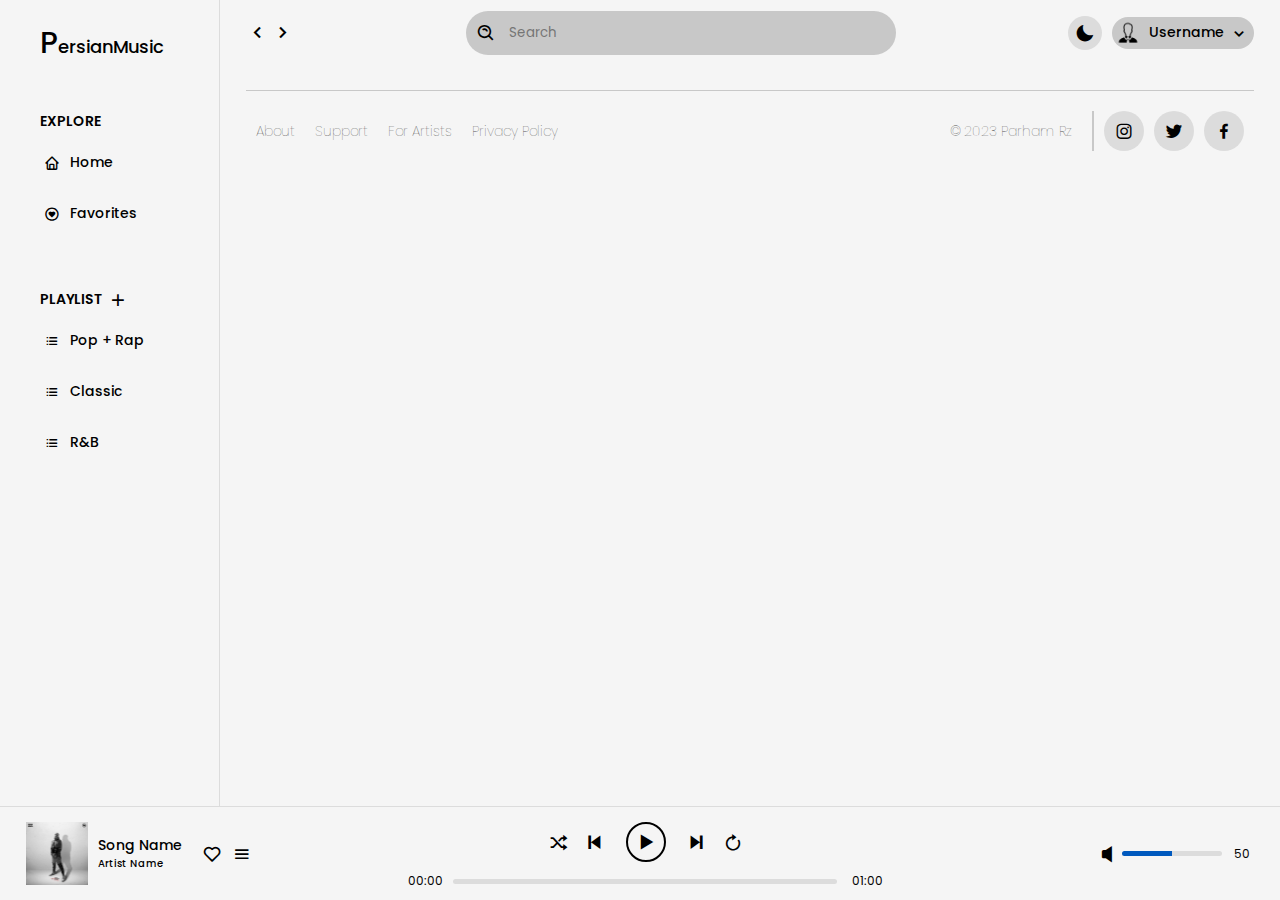
<file: PersianMusic/pages/default/index.html>
<!DOCTYPE html>
<html lang="en">
<head>
    <meta charset="UTF-8">
    <meta http-equiv="X-UA-Compatible" content="IE=edge">
    <meta name="viewport" content="width=device-width, initial-scale=1.0">
    <title>Music Player</title>
    <link rel="stylesheet" href="../../style/main style.css">
    <link href='https://unpkg.com/boxicons@2.1.4/css/boxicons.min.css' rel='stylesheet'>
</head>
<body>
    <section class="left-side left-side1" id="left-side1">
        <button class="left-arrow"><i class='bx bx-menu' ></i></button>
        <p class="logo"><span>P</span>ersianMusic</p>
        <div class="menu">
            <p class="menu-top bold">EXPLORE</p>
            <a href="http://127.0.0.1:5500/pages/home/index.html"><div class="menu-sub">
                <div class="line"></div>
                <i class='bx bx-home'></i>
                <p>Home</p>
            </div></a>
            <a href=""><div class="menu-sub">
                <div class="line"></div> 
                <i class='bx bx-heart-circle' ></i>
                <p>Favorites</p>
            </div></a>
        </div>

        <div class="menu playlist-menu">
            <div class="playlist">
                <p class="menu-top bold">PLAYLIST</p>
                <button class="add_btn"><i class='bx bx-plus'></i></button>
            </div>
            <a href=""><div class="menu-sub playlist-menu-sub">
                <div class="line"></div> 
                <i class='bx bx-list-ul' ></i>
                <p>Pop&nbsp;+&nbsp;Rap</p>
            </div></a>
            <a href=""><div class="menu-sub playlist-menu-sub">
                <div class="line"></div>
                <i class='bx bx-list-ul' ></i>
                <p>Classic</p>
            </div></a>
            <a href=""><div class="menu-sub playlist-menu-sub">
                <div class="line"></div>
                <i class='bx bx-list-ul' ></i>
                <p>R&B</p>
            </div></a>
        </div>
    </section>

    <section class="left-side left-side2" id="left-side2">
        <button class="left-arrow"><i class='bx bx-menu' ></i></button>
        <div class="menu">
            <a href="http://127.0.0.1:5500/pages/home/index.html"><div class="menu-sub">
                <i class='bx bx-home'></i>
                <p>Home</p>
            </div></a>
            <a href="http://127.0.0.1:5500/pages/Search/index.html"><div class="menu-sub">
                <i class='bx bx-search-alt' ></i>
                <p>Search</p>
            </div></a>
            <a href=""><div class="menu-sub"> 
                <i class='bx bx-heart-circle' ></i>
                <p>Favorites</p>
            </div></a>
            <a href=""><div class="menu-sub playlist-sub"> 
                <i class='bx bx-headphone'></i>
                <p>Playlists</p>
            </div></a>
        </div>
    </section>

    <section class="right-side">
        <header>
            <div class="up-left-box">
                <button><i class='bx bx-chevron-left' ></i></button>
                <button><i class='bx bx-chevron-right'></i></button>
            </div>

            <div class="up-mid-box">
                <div class="search">
                    <button type="submit" class="search-button">
                        <i class='bx bx-search-alt' ></i>
                    </button>
                    <input type="text" class="search-term" placeholder="Search">
                </div>
            </div>

            <div class="up-right-box">
                <button class="mode">
                    <i id="sun" class='bx bxs-sun'></i>
                    <i id="moon" class='bx bxs-moon' style="display: none;"></i>
                </button>
                <div class="profile-box" id="profile-box">
                    <div class="profile-img" style="background-image: url(../../images/Profile.png);"></div>
                    <p class="username">Username</p>
                    <button class="dropbox-btn">
                        <i class='bx bx-chevron-down' id="down"></i>
                        <i class='bx bx-chevron-up' id="up" style="display: none;"></i>
                    </button>
                </div>
            </div>
        </header>

        <section class="dropbox" id="profile-dropbox">
            <a href="">Profile</a>
            <a href="">Account</a>
            <a href="">Setting</a>
            <a href="">Log&nbsp;out</a>
        </section>

        <section class="right-mid">
            <footer>
                <div class="links">
                    <a href="">About</a>
                    <a href="">Support</a>
                    <a href="">For Artists</a>
                    <a href="">Privacy Policy</a>
                </div>
                <div class="social-icons">
                    <div class="social-icons-box">
                        <p class="copyright">&copy; 2023 Parham Rz </p>
                        <div class="line"></div>
                    </div>
                    <div class="social-icons-box">
                        <a href=""><i class='bx bxl-instagram'></i></a>
                        <a href=""><i class='bx bxl-twitter' ></i></a>
                        <a href=""><i class='bx bxl-facebook' ></i></a>
                    </div>
                </div>
            </footer>
        </section>

        <div class="right-bottom">
            <div class="right-bottom-box">
                <div class="detail-box">
                    <div class="music-img" style="background-image: url(./../../images/music-img.jpg);"></div>
                    <div class="music-name">
                        <p>Song Name</p>
                        <p style="font-size: 1rem;">Artist Name</p>
                    </div>
                    <button class="like-btn" onclick='liked()'>
                        <i class='bx bx-heart' id="like-not-fill"></i>
                        <i class='bx bxs-heart' id="like-fill" style="display: none;"></i>
                    </button>
                    <button class="option-btn">
                        <i class='bx bx-menu'></i>
                    </button>
                </div>

                <div class="mid-box">
                    <div class="buttons-box">
                        <button><i class='bx bx-shuffle'></i></button>
                        <button><i class='bx bx-skip-previous' style="font-size: 3.2rem;"></i></button>
                        <button class="play-btn" onclick='pause()'>
                            <i class='bx bx-play' id="played"></i>
                            <i class='bx bx-pause' id="paused" style="display: none;margin-left: 0;"></i>
                        </button>
                        <button><i class='bx bx-skip-next'  style="font-size: 3.2rem;"></i></button>
                        <button><i class='bx bx-revision'></i></button>
                    </div>

                    <div class="slider-box time-box" style="gap: .5rem;">
                        <div class="time-slider-value">00:00</div>
                        <div class="slider time-slider">
                            <input type="range" min="0" max="100" value="0">
                            <progress min="0" max="100" value="0"></progress>
                        </div>
                        <div class="slider-value-end" style="font-size: 1.2rem;">01:00</div>
                    </div>
                </div>

                <div class="slider-box vol-box" style="gap: .2rem;">
                    <button><i class='bx bxs-volume'></i></button>
                    <div class="slider vol-slider">
                        <input type="range" min="0" max="100" value="50">
                        <progress min="0" max="100" value="50"></progress>
                    </div>
                    <div class="vol-slider-value">50</div>
                </div>
            </div>

            <div class="right-bottom-box right-bottom-box2">
                <div class="slider-box time-box time-box2" style="gap: .5rem;">
                    <div class="time-slider-value2">00:00</div>
                    <div class="slider time-slider2" style="width: 60%;">
                        <input type="range" min="0" max="100" value="0" style="width: 100%;">
                        <progress min="0" max="100" value="0" style="width: 100%;"></progress>
                    </div>
                    <div class="slider-value-end" style="font-size: 1.2rem;">01:00</div>
                </div>
            </div>
        </div>
    </section>

    <section class="add-playlist" id="add-playlist">
        <div class="playlist-title">
            <p class="big bold">Add Playlist</p>
            <button onclick='close_playlist()'><i class='bx bx-x'></i></button>
        </div>
        <div class="playlist-name-box">
            <input type="text" class="playlist-name" placeholder="Playlist Name">
            <textarea name="des" id="" cols="30" rows="10" class="playlist-des" placeholder="Some Description About Playlist"></textarea>
        </div>
        <div class="playlist-buttons">
            <button>Add Image</button>
            <button>Submit</button>
        </div>
    </section>

    <section class="wrapper playlist-wrapper" style="width: 15rem;">
        <div class="content">
            <ul class="menu">
                <li class="item">
                    <i class='bx bx-edit'></i>
                    <span>Edit</span>
                </li>
                <li class="item share">
                    <div>
                        <i class='bx bx-share bx-flip-horizontal' ></i>
                        <span>Share</span>
                    </div>
                    <i class='bx bx-right-arrow-alt' ></i>
                    <ul class="share-menu">
                        <li class="item">
                            <i class='bx bxl-twitter' ></i>
                            <span>Twitter</span>
                        </li>
                        <li class="item">
                            <i class='bx bxl-instagram' ></i>
                            <span>Instagram</span>
                        </li>
                        <li class="item">
                            <i class='bx bxl-linkedin-square' ></i>
                            <span>Linked in</span>
                        </li>
                        <li class="item">
                            <i class='bx bxl-facebook-circle' ></i>
                            <span>Facebook</span>
                        </li>
                    </ul>
                </li>
                <li class="item">
                    <i class='bx bx-trash' ></i>
                    <span>Delete</span>
                </li>
            </ul>
        </div>
    </section>

    <script src="../../codes/jquery.js"></script>
    <script src="../../codes/main script.js"></script>
</body>
</html>
</file>
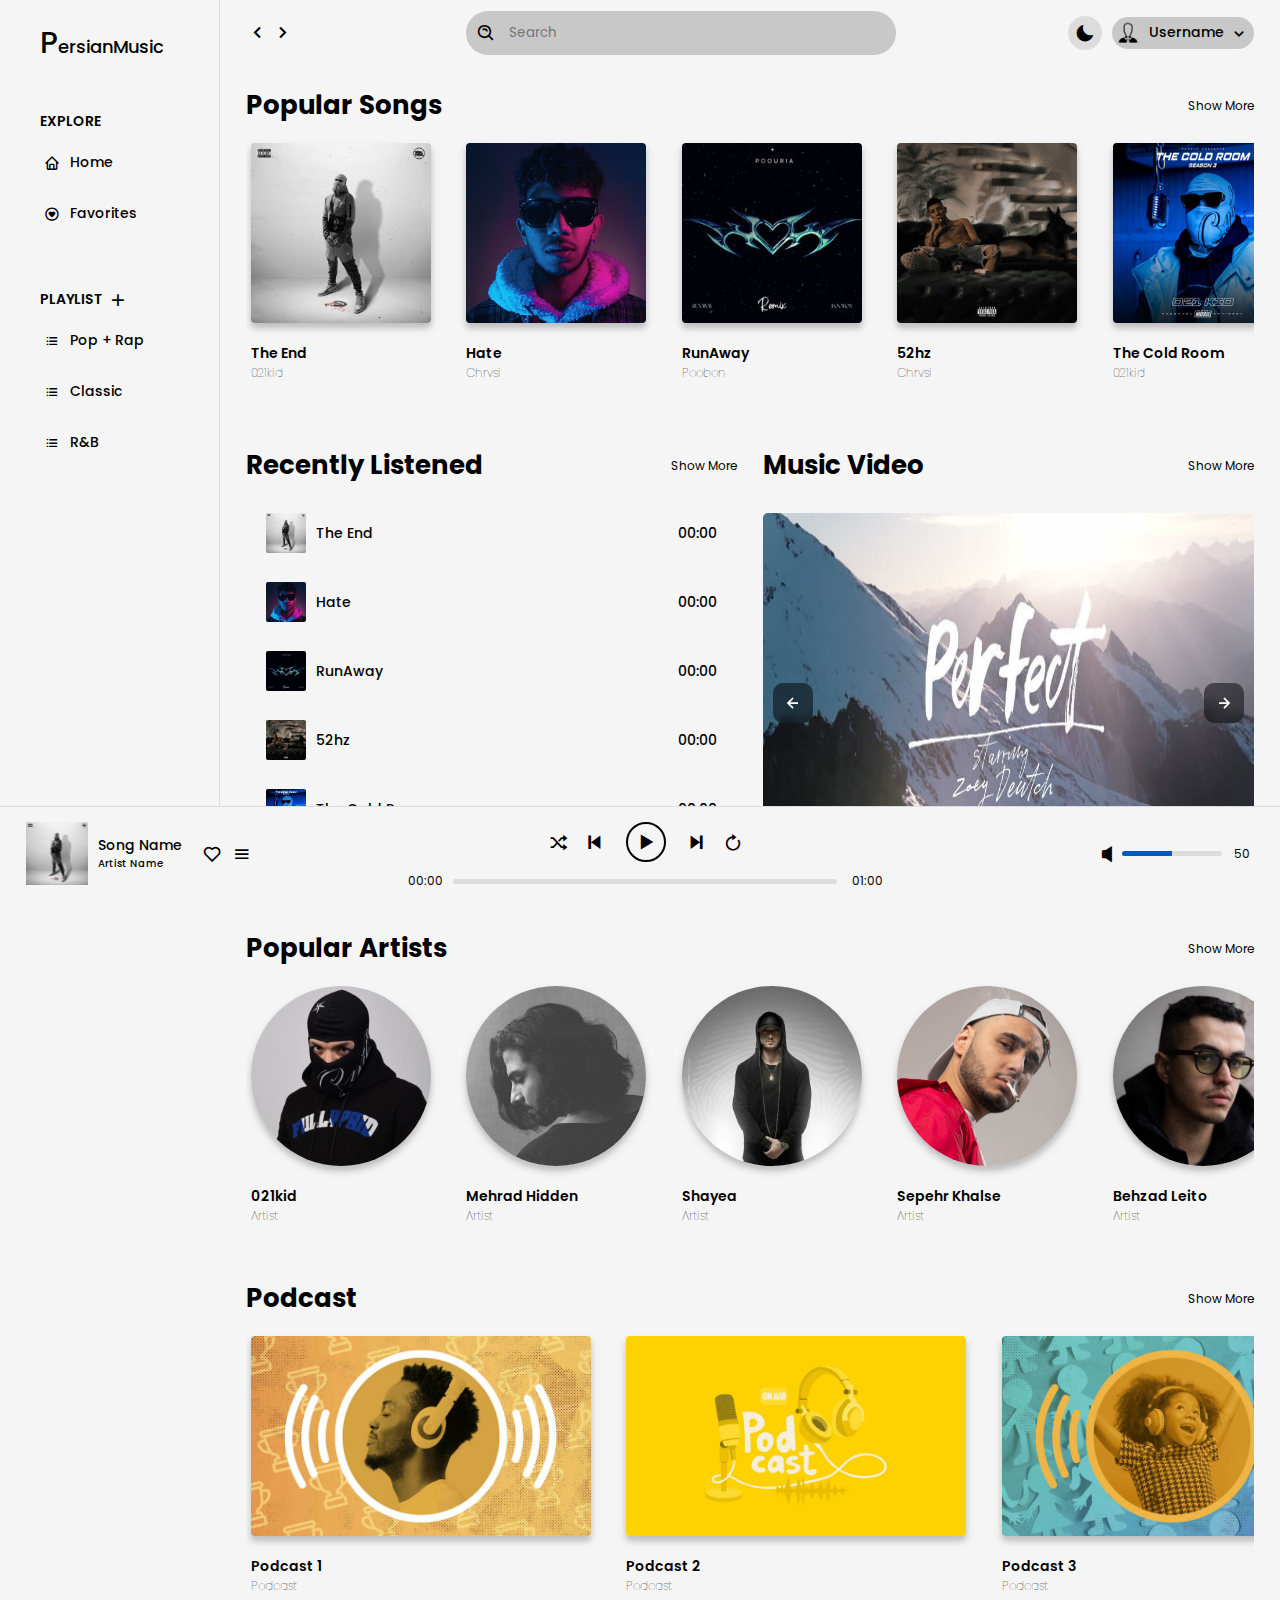
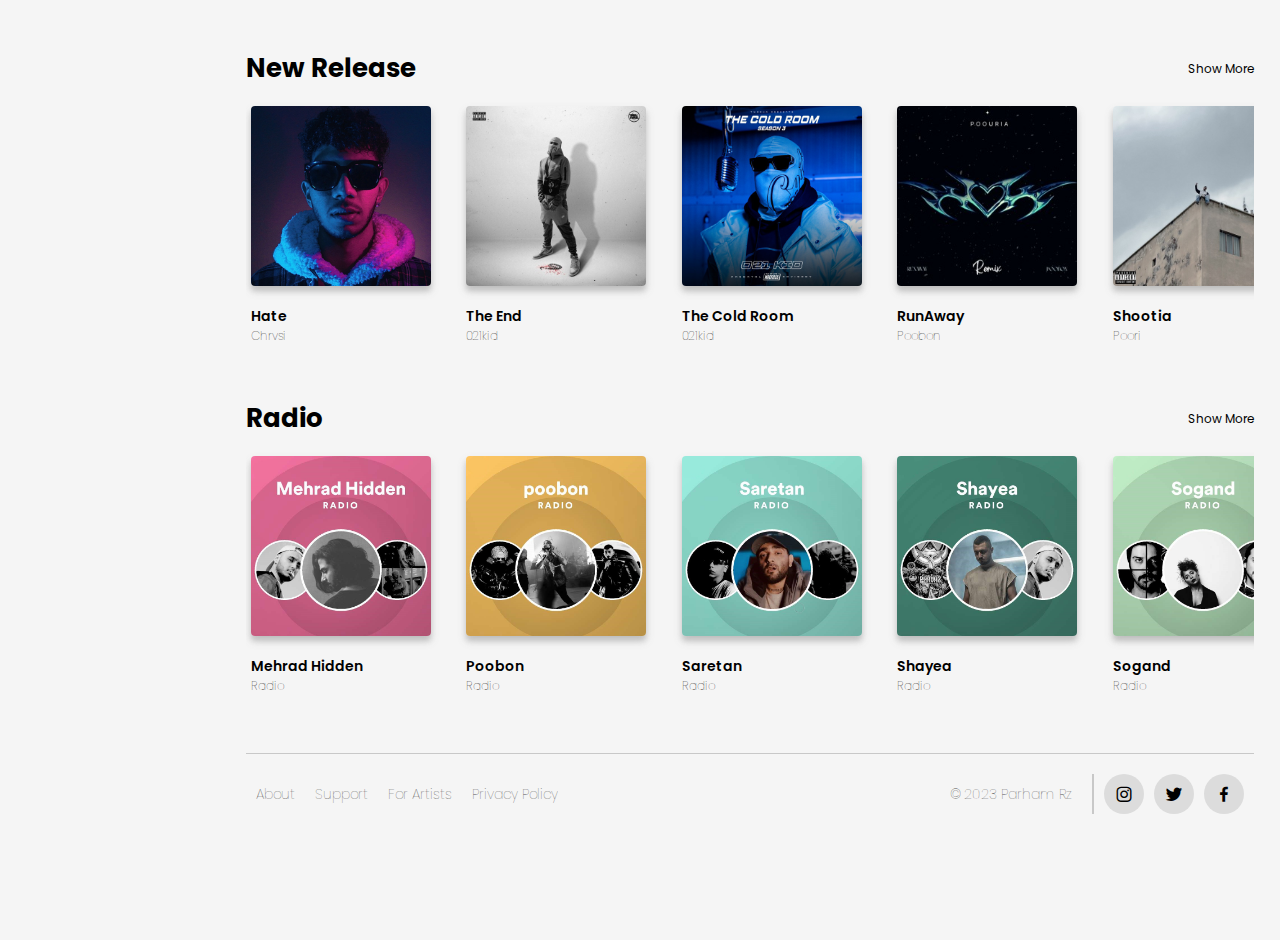
<file: PersianMusic/pages/home/index.html>
<!DOCTYPE html>
<html lang="en">
<head>
    <meta charset="UTF-8">
    <meta http-equiv="X-UA-Compatible" content="IE=edge">
    <meta name="viewport" content="width=device-width, initial-scale=1.0">
    <title>Music Player</title>
    <link rel="stylesheet" href="../../style/main style.css">
    <link rel="stylesheet" href="../../style/music col.css">
    <link rel="stylesheet" href="../../style/music row.css">
    <link rel="stylesheet" href="../../style/music video.css">
    <link href='https://unpkg.com/boxicons@2.1.4/css/boxicons.min.css' rel='stylesheet'>
</head>
<body>
    <section class="left-side left-side1" id="left-side1">
        <button class="left-arrow"><i class='bx bx-menu' ></i></button>
        <p class="logo"><span>P</span>ersianMusic</p>
        <div class="menu">
            <p class="menu-top bold">EXPLORE</p>
            <a href="http://127.0.0.1:5500/pages/home/index.html"><div class="menu-sub">
                <div class="line"></div>
                <i class='bx bx-home'></i>
                <p>Home</p>
            </div></a>
            <a href=""><div class="menu-sub">
                <div class="line"></div> 
                <i class='bx bx-heart-circle' ></i>
                <p>Favorites</p>
            </div></a>
        </div>

        <div class="menu playlist-menu">
            <div class="playlist">
                <p class="menu-top bold">PLAYLIST</p>
                <button class="add_btn"><i class='bx bx-plus'></i></button>
            </div>
            <a href=""><div class="menu-sub playlist-menu-sub">
                <div class="line"></div> 
                <i class='bx bx-list-ul' ></i>
                <p>Pop&nbsp;+&nbsp;Rap</p>
            </div></a>
            <a href=""><div class="menu-sub playlist-menu-sub">
                <div class="line"></div>
                <i class='bx bx-list-ul' ></i>
                <p>Classic</p>
            </div></a>
            <a href=""><div class="menu-sub playlist-menu-sub">
                <div class="line"></div>
                <i class='bx bx-list-ul' ></i>
                <p>R&B</p>
            </div></a>
        </div>
    </section>

    <section class="left-side left-side2" id="left-side2">
        <button class="left-arrow"><i class='bx bx-menu' ></i></button>
        <div class="menu">
            <a href="http://127.0.0.1:5500/pages/home/index.html"><div class="menu-sub">
                <i class='bx bx-home'></i>
                <p>Home</p>
            </div></a>
            <a href="http://127.0.0.1:5500/pages/Search/index.html"><div class="menu-sub">
                <i class='bx bx-search-alt' ></i>
                <p>Search</p>
            </div></a>
            <a href=""><div class="menu-sub"> 
                <i class='bx bx-heart-circle' ></i>
                <p>Favorites</p>
            </div></a>
            <a href=""><div class="menu-sub playlist-sub"> 
                <i class='bx bx-headphone'></i>
                <p>Playlists</p>
            </div></a>
        </div>
    </section>

    <section class="right-side">
        <header>
            <div class="up-left-box">
                <button><i class='bx bx-chevron-left' ></i></button>
                <button><i class='bx bx-chevron-right'></i></button>
            </div>

            <div class="up-mid-box">
                <div class="search">
                    <button type="submit" class="search-button">
                        <i class='bx bx-search-alt' ></i>
                    </button>
                    <input type="text" class="search-term" placeholder="Search">
                </div>
            </div>

            <div class="up-right-box">
                <button class="mode">
                    <i id="sun" class='bx bxs-sun'></i>
                    <i id="moon" class='bx bxs-moon' style="display: none;"></i>
                </button>
                <div class="profile-box" id="profile-box">
                    <div class="profile-img" style="background-image: url(../../images/Profile.png);"></div>
                    <p class="username">Username</p>
                    <button class="dropbox-btn">
                        <i class='bx bx-chevron-down' id="down"></i>
                        <i class='bx bx-chevron-up' id="up" style="display: none;"></i>
                    </button>
                </div>
            </div>
        </header>

        <section class="dropbox" id="profile-dropbox">
            <a href="">Profile</a>
            <a href="">Account</a>
            <a href="">Setting</a>
            <a href="">Log&nbsp;out</a>
        </section>

        <section class="right-mid">
            <div class="row-top">
                <p class="big2 bold2">Popular Songs</p>
                <a href="">Show More</a>
            </div>

            <div class="row">
                <a href="" class="music-box">
                    <div class="music-img" style="background-image: url(../../images/music-img.jpg);"></div>
                    <p class="bold">The End</p>
                    <p class="thin little">021kid</p>
                </a>

                <a href="" class="music-box">
                    <div class="music-img" style="background-image: url(../../images/music-img2.jpg);"></div>
                    <p class="bold">Hate</p>
                    <p class="thin little">Chrvsi</p>
                </a>
                
                <a href="" class="music-box">
                    <div class="music-img" style="background-image: url(../../images/music-img3.jpg);"></div>
                    <p class="bold">RunAway</p>
                    <p class="thin little">Poobon</p>
                </a>

                <a href="" class="music-box">
                    <div class="music-img" style="background-image: url(../../images/music-img4.jpg);"></div>
                    <p class="bold">52hz</p>
                    <p class="thin little">Chrvsi</p>
                </a>

                <a href="" class="music-box">
                    <div class="music-img" style="background-image: url(../../images/music-img5.jpg);"></div>
                    <p class="bold">The Cold Room</p>
                    <p class="thin little">021kid</p>
                </a>

                <a href="" class="music-box">
                    <div class="music-img" style="background-image: url(../../images/music-img6.jpg);"></div>
                    <p class="bold">Shootia</p>
                    <p class="thin little">Poori</p>
                </a>

                <a href="" class="music-box">
                    <div class="music-img" style="background-image: url(../../images/music-img7.jpg);"></div>
                    <p class="bold">Nakhla</p>
                    <p class="thin little">Hidden & Khalse</p>
                </a>

                <a href="" class="music-box">
                    <div class="music-img" style="background-image: url(../../images/music-img8.jpg);"></div>
                    <p class="bold">Gizeh</p>
                    <p class="thin little">Hipopologist</p>
                </a>
            </div>
            
            <div class="row row-scroll">
                <div class="half">
                    <div class="row-top">
                        <p class="big2 bold2">Recently Listened</p>
                        <a href="">Show More</a>
                    </div>

                    <div class="music-list">
                        <a href="" class="music-row-box">
                            <div class="music-detail">
                                <div class="music-img" style="background-image: url(../../images/music-img.jpg);"></div>
                                <p>The End</p>
                            </div>
                            <p>00:00</p>
                        </a>

                        <a href="" class="music-row-box">
                            <div class="music-detail">
                                <div class="music-img" style="background-image: url(../../images/music-img2.jpg);"></div>
                                <p>Hate</p>
                            </div>
                            <p>00:00</p>
                        </a>

                        <a href="" class="music-row-box">
                            <div class="music-detail">
                                <div class="music-img" style="background-image: url(../../images/music-img3.jpg);"></div>
                                <p>RunAway</p>
                            </div>
                            <p>00:00</p>
                        </a>

                        <a href="" class="music-row-box">
                            <div class="music-detail">
                                <div class="music-img" style="background-image: url(../../images/music-img4.jpg);"></div>
                                <p>52hz</p>
                            </div>
                            <p>00:00</p>
                        </a>

                        <a href="" class="music-row-box">
                            <div class="music-detail">
                                <div class="music-img" style="background-image: url(../../images/music-img5.jpg);"></div>
                                <p>The Cold Room</p>
                            </div>
                            <p>00:00</p>
                        </a>

                        <a href="" class="music-row-box">
                            <div class="music-detail">
                                <div class="music-img" style="background-image: url(../../images/music-img6.jpg);"></div>
                                <p>Shootia</p>
                            </div>
                            <p>00:00</p>
                        </a>

                        <a href="" class="music-row-box">
                            <div class="music-detail">
                                <div class="music-img" style="background-image: url(../../images/music-img7.jpg);"></div>
                                <p>Nakhla</p>
                            </div>
                            <p>00:00</p>
                        </a>

                        <a href="" class="music-row-box">
                            <div class="music-detail">
                                <div class="music-img" style="background-image: url(../../images/music-img8.jpg);"></div>
                                <p>Gizeh</p>
                            </div>
                            <p>00:00</p>
                        </a>
                    </div>
                </div>

                <div class="half">
                    <div class="row-top">
                        <p class="big2 bold2">Music Video</p>
                        <a href="">Show More</a>
                    </div>

                    <div class="video-list">
                        <div class="video-box">
                            <div class="video-img-box">
                                <img src="../../images/video-img3.JPG" alt="">
                                <img src="../../images/video-img2.JPG" alt="">
                                <img src="../../images/video-img.JPG" alt="">
                                <img src="../../images/video-img4.JPG" alt="">
                                <img src="../../images/video-img5.JPG" alt="">
                            </div>
                            
                            <button class="btn-prev"><i class='bx bx-left-arrow-alt'></i> </button>
                            <button class="btn-next"><i class='bx bx-right-arrow-alt' ></i> </button>
                        </div>
                    </div>
                </div>
            </div>

            <div class="row-top">
                <p class="big2 bold2">Popular Artists</p>
                <a href="">Show More</a>
            </div>
            <div class="row">
                <a href="" class="music-box artist">
                    <div class="music-img border" style="background-image: url(../../images/artist1.jpg);"></div>
                    <p class="bold">021kid</p>
                    <p class="thin little">Artist</p>
                </a>

                <a href="" class="music-box artist">
                    <div class="music-img border" style="background-image: url(../../images/artist2.jpg);"></div>
                    <p class="bold">Mehrad Hidden</p>
                    <p class="thin little">Artist</p>
                </a>
                
                <a href="" class="music-box artist">
                    <div class="music-img border" style="background-image: url(../../images/artist3.jpg);"></div>
                    <p class="bold">Shayea</p>
                    <p class="thin little">Artist</p>
                </a>

                <a href="" class="music-box artist">
                    <div class="music-img border" style="background-image: url(../../images/artist4.jpg);"></div>
                    <p class="bold">Sepehr Khalse</p>
                    <p class="thin little">Artist</p>
                </a>

                <a href="" class="music-box artist">
                    <div class="music-img border" style="background-image: url(../../images/artist5.jpg);"></div>
                    <p class="bold">Behzad Leito</p>
                    <p class="thin little">Artist</p>
                </a>

                <a href="" class="music-box artist">
                    <div class="music-img border" style="background-image: url(../../images/artist6.jpg);"></div>
                    <p class="bold">Ho3ein</p>
                    <p class="thin little">Artist</p>
                </a>

                <a href="" class="music-box artist">
                    <div class="music-img border" style="background-image: url(../../images/artist7.jpg);"></div>
                    <p class="bold">Erfan</p>
                    <p class="thin little">Artist</p>
                </a>
            </div>


            <div class="row-top">
                <p class="big2 bold2">Podcast</p>
                <a href="">Show More</a>
            </div>
            <div class="row">
                <a href="" class="music-box-long">
                    <div class="music-img" style="background-image: url(../../images/podcast1.jpg);"></div>
                    <p class="bold">Podcast 1</p>
                    <p class="thin little">Podcast</p>
                </a>

                <a href="" class="music-box-long">
                    <div class="music-img" style="background-image: url(../../images/podcast3.jpg);"></div>
                    <p class="bold">Podcast 2</p>
                    <p class="thin little">Podcast</p>
                </a>

                <a href="" class="music-box-long">
                    <div class="music-img" style="background-image: url(../../images/podcast2.jpg);"></div>
                    <p class="bold">Podcast 3</p>
                    <p class="thin little">Podcast</p>
                </a>

                <a href="" class="music-box-long">
                    <div class="music-img" style="background-image: url(../../images/podcast4.jpg);"></div>
                    <p class="bold">Podcast 4</p>
                    <p class="thin little">Podcast</p>
                </a>

                <a href="" class="music-box-long">
                    <div class="music-img" style="background-image: url(../../images/podcast1.jpg);"></div>
                    <p class="bold">Podcast 5</p>
                    <p class="thin little">Podcast</p>
                </a>
            </div>


            <div class="row-top">
                <p class="big2 bold2">New Release</p>
                <a href="">Show More</a>
            </div>
            <div class="row">
                <a href="" class="music-box">
                    <div class="music-img" style="background-image: url(../../images/music-img2.jpg);"></div>
                    <p class="bold">Hate</p>
                    <p class="thin little">Chrvsi</p>
                </a>

                <a href="" class="music-box">
                    <div class="music-img" style="background-image: url(../../images/music-img.jpg);"></div>
                    <p class="bold">The End</p>
                    <p class="thin little">021kid</p>
                </a>

                <a href="" class="music-box">
                    <div class="music-img" style="background-image: url(../../images/music-img5.jpg);"></div>
                    <p class="bold">The Cold Room</p>
                    <p class="thin little">021kid</p>
                </a>

                <a href="" class="music-box">
                    <div class="music-img" style="background-image: url(../../images/music-img3.jpg);"></div>
                    <p class="bold">RunAway</p>
                    <p class="thin little">Poobon</p>
                </a>

                <a href="" class="music-box">
                    <div class="music-img" style="background-image: url(../../images/music-img6.jpg);"></div>
                    <p class="bold">Shootia</p>
                    <p class="thin little">Poori</p>
                </a>

                <a href="" class="music-box">
                    <div class="music-img" style="background-image: url(../../images/music-img8.jpg);"></div>
                    <p class="bold">Gizeh</p>
                    <p class="thin little">Hipopologist</p>
                </a>

                <a href="" class="music-box">
                    <div class="music-img" style="background-image: url(../../images/music-img4.jpg);"></div>
                    <p class="bold">52hz</p>
                    <p class="thin little">Chrvsi</p>
                </a>

                <a href="" class="music-box">
                    <div class="music-img" style="background-image: url(../../images/music-img7.jpg);"></div>
                    <p class="bold">Nakhla</p>
                    <p class="thin little">Hidden & Khalse</p>
                </a>
            </div>


            <div class="row-top">
                <p class="big2 bold2">Radio</p>
                <a href="">Show More</a>
            </div>
            <div class="row">
                <a href="" class="music-box radio">
                    <div class="music-img" style="background-image: url(../../images/radio1.jpg);"></div>
                    <p class="bold">Mehrad Hidden</p>
                    <p class="thin little">Radio</p>
                </a>

                <a href="" class="music-box radio">
                    <div class="music-img" style="background-image: url(../../images/radio2.jpg);"></div>
                    <p class="bold">Poobon</p>
                    <p class="thin little">Radio</p>
                </a>

                <a href="" class="music-box radio">
                    <div class="music-img" style="background-image: url(../../images/radio5.jpg);"></div>
                    <p class="bold">Saretan</p>
                    <p class="thin little">Radio</p>
                </a>

                <a href="" class="music-box radio">
                    <div class="music-img" style="background-image: url(../../images/radio3.jpg);"></div>
                    <p class="bold">Shayea</p>
                    <p class="thin little">Radio</p>
                </a>

                <a href="" class="music-box radio">
                    <div class="music-img" style="background-image: url(../../images/radio6.jpg);"></div>
                    <p class="bold">Sogand</p>
                    <p class="thin little">Radio</p>
                </a>

                <a href="" class="music-box radio">
                    <div class="music-img" style="background-image: url(../../images/radio7.jpg);"></div>
                    <p class="bold">Kamyar</p>
                    <p class="thin little">Radio</p>
                </a>

                <a href="" class="music-box radio">
                    <div class="music-img" style="background-image: url(../../images/radio4.jpg);"></div>
                    <p class="bold">Chrvsi</p>
                    <p class="thin little">Radio</p>
                </a>
            </div>

            <footer>
                <div class="links">
                    <a href="">About</a>
                    <a href="">Support</a>
                    <a href="">For Artists</a>
                    <a href="">Privacy Policy</a>
                </div>
                <div class="social-icons">
                    <div class="social-icons-box">
                        <p class="copyright">&copy; 2023 Parham Rz </p>
                        <div class="line"></div>
                    </div>
                    <div class="social-icons-box">
                        <a href=""><i class='bx bxl-instagram'></i></a>
                        <a href=""><i class='bx bxl-twitter' ></i></a>
                        <a href=""><i class='bx bxl-facebook' ></i></a>
                    </div>
                </div>
            </footer>
        </section>

        <div class="right-bottom">
            <div class="right-bottom-box">
                <div class="detail-box">
                    <div class="music-img" style="background-image: url(./../../images/music-img.jpg);"></div>
                    <div class="music-name">
                        <p>Song Name</p>
                        <p style="font-size: 1rem;">Artist Name</p>
                    </div>
                    <button class="like-btn" style="margin-left: 1rem;">
                        <i class='bx bx-heart' id="like-not-fill"></i>
                        <i class='bx bxs-heart' id="like-fill" style="display: none;"></i>
                    </button>
                    <button class="option-btn">
                        <i class='bx bx-menu'></i>
                    </button>
                </div>

                <div class="mid-box">
                    <div class="buttons-box">
                        <button><i class='bx bx-shuffle'></i></button>
                        <button><i class='bx bx-skip-previous' style="font-size: 3.2rem;"></i></button>
                        <button class="play-btn">
                            <i class='bx bx-play' id="played"></i>
                            <i class='bx bx-pause' id="paused" style="display: none;margin-left: 0;"></i>
                        </button>
                        <button><i class='bx bx-skip-next'  style="font-size: 3.2rem;"></i></button>
                        <button><i class='bx bx-revision'></i></button>
                    </div>

                    <div class="slider-box time-box" style="gap: .5rem;">
                        <div class="time-slider-value">00:00</div>
                        <div class="slider time-slider">
                            <input type="range" min="0" max="100" value="0">
                            <progress min="0" max="100" value="0"></progress>
                        </div>
                        <div class="slider-value-end" style="font-size: 1.2rem;">01:00</div>
                    </div>
                </div>

                <div class="slider-box vol-box" style="gap: .2rem;">
                    <button><i class='bx bxs-volume'></i></button>
                    <div class="slider vol-slider">
                        <input type="range" min="0" max="100" value="50">
                        <progress min="0" max="100" value="50"></progress>
                    </div>
                    <div class="vol-slider-value">50</div>
                </div>
            </div>

            <div class="right-bottom-box right-bottom-box2">
                <div class="slider-box time-box time-box2" style="gap: .5rem;">
                    <div class="time-slider-value2">00:00</div>
                    <div class="slider time-slider2" style="width: 60%;">
                        <input type="range" min="0" max="100" value="0" style="width: 100%;">
                        <progress min="0" max="100" value="0" style="width: 100%;"></progress>
                    </div>
                    <div class="slider-value-end" style="font-size: 1.2rem;">01:00</div>
                </div>
            </div>
        </div>
    </section>

    <section class="add-playlist" id="add-playlist">
        <div class="playlist-title">
            <p class="big bold">Add Playlist</p>
            <button class="close-add-playlist"><i class='bx bx-x'></i></button>
        </div>
        <div class="playlist-name-box">
            <input type="text" class="playlist-name" placeholder="Playlist Name">
            <textarea name="des" id="" cols="30" rows="10" class="playlist-des" placeholder="Some Description About Playlist"></textarea>
        </div>
        <div class="playlist-buttons">
            <button>Add Image</button>
            <button>Submit</button>
        </div>
    </section>

    <section class="wrapper playlist-wrapper" style="width: 15rem;">
        <div class="content">
            <ul class="menu">
                <li class="item">
                    <i class='bx bx-edit'></i>
                    <span>Edit</span>
                </li>
                <li class="item share">
                    <div>
                        <i class='bx bx-share bx-flip-horizontal' ></i>
                        <span>Share</span>
                    </div>
                    <i class='bx bx-right-arrow-alt' ></i>
                    <ul class="share-menu">
                        <li class="item">
                            <i class='bx bxl-twitter' ></i>
                            <span>Twitter</span>
                        </li>
                        <li class="item">
                            <i class='bx bxl-instagram' ></i>
                            <span>Instagram</span>
                        </li>
                        <li class="item">
                            <i class='bx bxl-linkedin-square' ></i>
                            <span>Linked in</span>
                        </li>
                        <li class="item">
                            <i class='bx bxl-facebook-circle' ></i>
                            <span>Facebook</span>
                        </li>
                    </ul>
                </li>
                <li class="item">
                    <i class='bx bx-trash' ></i>
                    <span>Delete</span>
                </li>
            </ul>
        </div>
    </section>

    <section class="wrapper music-wrapper">
        <div class="content">
            <ul class="menu">
                <li class="item">
                    <i class='bx bx-plus-circle' ></i>
                    <span>Add To Playlist</span>
                </li>
                <li class="item">
                    <i class='bx bx-heart' ></i>
                    <span>Favorite</span>
                </li>
                <li class="item">
                    <i class='bx bx-headphone' ></i>
                    <span>Artist Page</span>
                </li>
                <li class="item share">
                    <div>
                        <i class='bx bx-share bx-flip-horizontal' ></i>
                        <span>Share</span>
                    </div>
                    <i class='bx bx-right-arrow-alt' ></i>
                    <ul class="share-menu">
                        <li class="item">
                            <i class='bx bxl-twitter' ></i>
                            <span>Twitter</span>
                        </li>
                        <li class="item">
                            <i class='bx bxl-instagram' ></i>
                            <span>Instagram</span>
                        </li>
                        <li class="item">
                            <i class='bx bxl-linkedin-square' ></i>
                            <span>Linked in</span>
                        </li>
                        <li class="item">
                            <i class='bx bxl-facebook-circle' ></i>
                            <span>Facebook</span>
                        </li>
                    </ul>
                </li>
            </ul>
        </div>
    </section>

    <section class="wrapper video-wrapper" style="width: 16rem;">
        <div class="content">
            <ul class="menu">
                <li class="item">
                    <i class='bx bx-heart' ></i>
                    <span>Favorite</span>
                </li>
                <li class="item">
                    <i class='bx bx-headphone' ></i>
                    <span>Artist Page</span>
                </li>
                <li class="item share">
                    <div>
                        <i class='bx bx-share bx-flip-horizontal' ></i>
                        <span>Share</span>
                    </div>
                    <i class='bx bx-right-arrow-alt' ></i>
                    <ul class="share-menu">
                        <li class="item">
                            <i class='bx bxl-twitter' ></i>
                            <span>Twitter</span>
                        </li>
                        <li class="item">
                            <i class='bx bxl-instagram' ></i>
                            <span>Instagram</span>
                        </li>
                        <li class="item">
                            <i class='bx bxl-linkedin-square' ></i>
                            <span>Linked in</span>
                        </li>
                        <li class="item">
                            <i class='bx bxl-facebook-circle' ></i>
                            <span>Facebook</span>
                        </li>
                    </ul>
                </li>
            </ul>
        </div>
    </section>

    <script src="../../codes/jquery.js"></script>
    <script src="../../codes/main script.js"></script>
</body>
</html>
</file>
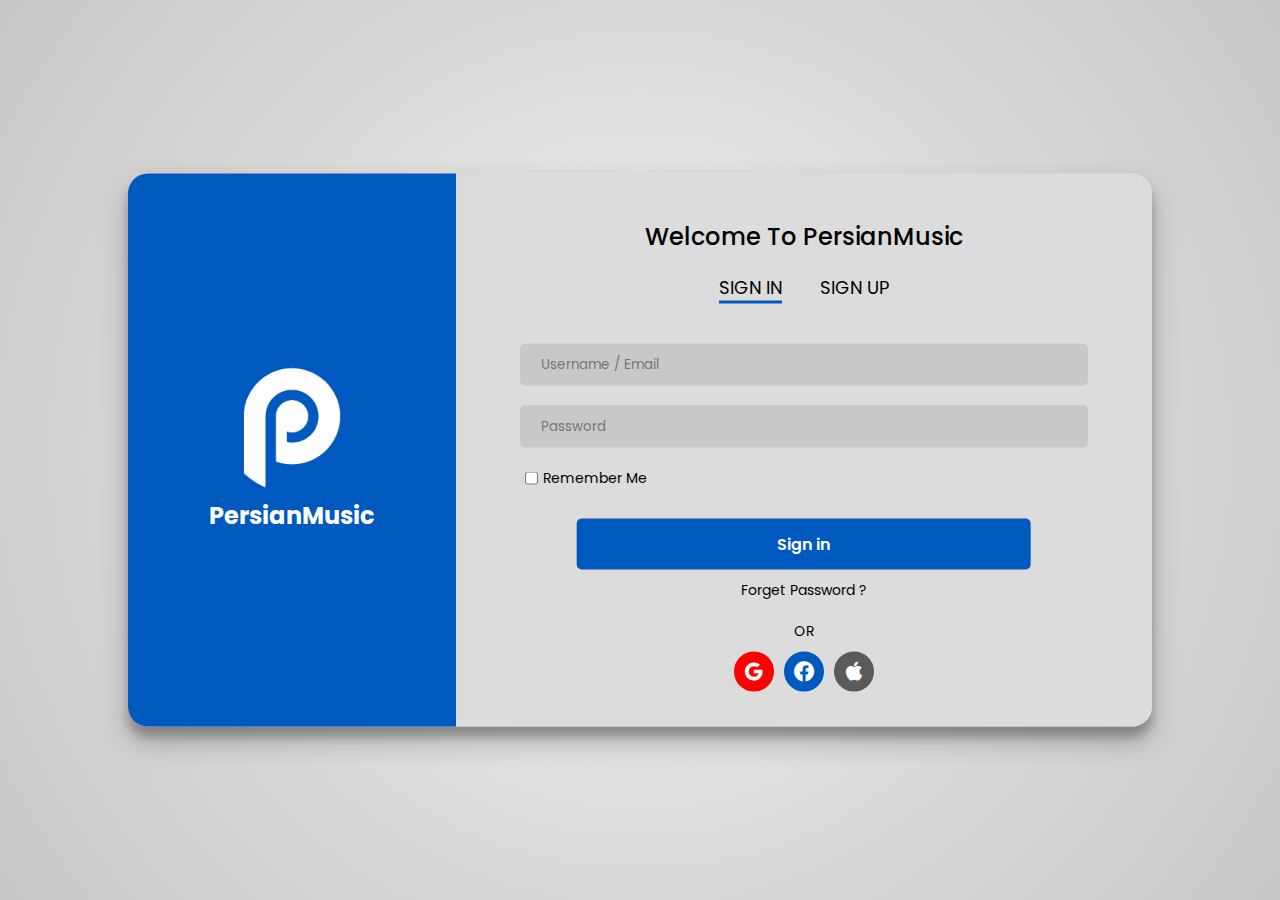
<file: PersianMusic/pages/Login/index.html>
<!DOCTYPE html>
<html lang="en">
<head>
    <meta charset="UTF-8">
    <meta name="viewport" content="width=device-width, initial-scale=1.0">
    <title>Login Page</title>
    <link rel="stylesheet" href="../../style/login.css">
    <link href='https://unpkg.com/boxicons@2.1.4/css/boxicons.min.css' rel='stylesheet'>
</head>
<body>
    <main>
        <section class="main-div">
            <div class="left-side">
                <img src="../../images/logo.png" alt="">
                <h2>PersianMusic</h2>
            </div>
            <div class="right-side">
                <h3>Welcome To PersianMusic</h3>
                <div class="title">
                    <img src="../../images/logo2.png" alt="">
                    <p>Persian Music</p>
                </div>
                <div class="mode">
                    <button class="signin-mode">SIGN IN</button>
                    <button class="signup-mode">SIGN UP</button>
                </div>
                <form class="login-form">
                    <input type="text" placeholder="Username / Email" required>
                    <input type="password" placeholder="Password" required>
                    <input style="display: none;" class="re-enter-pass" type="password" placeholder="Re-Enter Password" required>
                    <div class="div-remember">
                        <input type="checkbox">
                        <p>Remember Me</p>
                    </div>
                    <button style="display: block;" class="signin-btn" type="submit">Sign in</button>
                    <button style="display: none;margin-top: 3rem;" class="signup-btn" type="submit">Sign up</button>
                    <p class="forget-pass">Forget Password ?</p>
                </form>
                <p class="or">OR</p>
                <div class="social">
                    <button style="background-color: red;border-color: red;"><i class='bx bxl-google'></i></button>
                    <button><i class='bx bxl-facebook-circle'></i></button>
                    <button style="background-color: rgb(90, 90, 90);border-color: rgb(90, 90, 90);"><i class='bx bxl-apple'></i></button>
                </div>
            </div>
        </section>

        <div class="loading-wave">
            <div class="loading-bar"></div>
            <div class="loading-bar"></div>
            <div class="loading-bar"></div>
            <div class="loading-bar"></div>
        </div>
    </main>

    <script src="../../codes/jquery.js"></script>
    <script src="../../codes/login.js"></script>
</body>
</html>
</file>
<file: PersianMusic/style/main style.css>
@import url('https://fonts.googleapis.com/css2?family=Poppins:wght@300;400;500;600;700;800;900&display=swap');
*{
    margin: 0;
    padding: 0;
    box-sizing: border-box;
    text-decoration: none;
    border: none;
    outline: none;
    scroll-behavior: smooth;
    font-family: 'Poppins', sans-serif;
    list-style: none;
}
:root{
    --bg-color: #181818;
    --second-bg-color: #282828;
    --third-bg-color: #383838;
    --text-color: #fff;
    --main-color: rgb(0, 89, 190);
}
::-webkit-scrollbar {
    width: 1rem;
}
::-webkit-scrollbar-track {
    background: var(--bg-color); 
}
::-webkit-scrollbar-thumb {
    background: var(--third-bg-color);
}
::-webkit-scrollbar-thumb:hover {
    background-color: var(--text-color);
}
html{
    font-size: 62.5%;
    overflow-x: hidden;
}
body{
    background: var(--bg-color);
    color: var(--text-color);
    display: flex;
}
p{
    font-size: 1.4rem;
    font-weight: 500;
}
button{
    display: flex;
    align-items: center;
    background-color: inherit;
    cursor: pointer;
}
i{
    font-size: 1.6rem;
    color: var(--text-color);
}
button i{
    font-size: 2rem;
    color: var(--text-color);
}
.bold{
    font-weight: 600;
}
.bold2{
    font-weight: 700;
}
.thin{
    font-weight: 100;
}
.little{
    font-size: 1.2rem;
}
.big{
    font-size: 2rem;
}
.big2{
    font-size: 2.6rem;
}
.add-playlist{
    display: none;
    position: fixed;
    top: 50%;
    left: 50%;
    padding: 3rem;
    transform: translate(-50%, -50%);
    background-color: var(--second-bg-color);
    border-radius: 1rem;
    z-index: 10;
}
.add-playlist .playlist-title{
    display: flex;
    align-items: center;
    justify-content: space-between;
    margin-bottom: 2rem;
}
.add-playlist .playlist-title button i{
    font-size: 3rem;
}
.add-playlist .playlist-name-box{
    gap: 1rem;
    display: flex;
    flex-direction: column;
}
.add-playlist .playlist-name-box .playlist-name,
.add-playlist .playlist-name-box .playlist-des{
    background-color: var(--third-bg-color);
    color: var(--text-color);
    border-radius: .5rem;
    padding: 1rem;
    resize: none;
    width: 40rem;
}
.add-playlist .playlist-buttons{
    margin-top: 2rem;
    display: flex;
    justify-content: space-around;
}
.add-playlist .playlist-buttons button{
    background-color: var(--text-color);
    color: var(--bg-color);
    border-radius: 2rem;
    padding: 1rem 2rem;
    font-weight: 600;
}
.wrapper{
    width: 20rem;
    visibility: hidden;
    position: absolute;
    background-color: var(--second-bg-color);
    box-shadow: 0 1.2rem 3.5rem rgba(0, 0, 0, 0.1);
    border-radius: 1rem;
    z-index: 10;
}
.wrapper .content .menu{
    padding: 1rem 1.2rem;
}
.wrapper .content .item{
    list-style: none;
    font-size: 1.6rem;
    height: 5rem;
    display: flex;
    cursor: pointer;
    width: 100%;
    padding: 0 .5rem 0 1rem;
    align-items: center;
    border-radius: .5rem;
    margin-bottom: .2rem;
    background-color: var(--second-bg-color);
}
.wrapper .content .item:hover{
    background-color: var(--third-bg-color);
}
.wrapper .content span{
    font-size: 1.4rem;
    margin-left: .8rem;
}
.wrapper .content .setting{
    display: flex;
    margin-top: -.5rem;
    padding: .5rem 1.2rem;
    border-top: 1px solid var(--third-bg-color);
}
.wrapper .content .share{
    position: relative;
    justify-content: space-between;
}
.wrapper .content .share .share-menu{
    box-shadow: 0 .5rem 1rem rgba(0, 0, 0, 0.08);
    background-color: var(--second-bg-color);
    border-radius: 1rem;
    padding: 1.3rem;
    position: absolute;
    width: 20rem;
    right: -20rem;
    top: -3.5rem;
    opacity: 0;
    pointer-events: none;
    transition: .2s ease;
}
.wrapper .content .share:hover .share-menu{
    opacity: 1;
    pointer-events: auto;
}
.left-side{
    border-right: 1px solid var(--second-bg-color);
    background-color: var(--bg-color);
    display: flex;
    flex-direction: column;
    position: fixed;
    gap: 5vh;
    height: 100vh;
    width: 22rem;
    z-index: 2;
}
.left-side1 .left-arrow{
    display: none;
    margin: 2vh 4rem 0;
    margin-left: 3rem;
    height: 4rem;
    width: 4rem;
}
.left-side1 .left-arrow i{
    font-size: 2.4rem;
}
.left-side .logo{
    margin: 2rem 4rem 0;
    font-size: 1.8rem;
}
.left-side .logo span{
    font-size: 3rem;
}
.left-side .playlist-menu{
    overflow-x: scroll;
    margin-bottom: 8rem;
}
.left-side .menu .menu-top{
    font-size: 1.4rem;
    margin-left: 4rem;
}
.left-side .menu .menu-sub{
    display: flex;
    align-items: center;
    margin: 1rem 0;
    padding: 1rem 0;
    color: var(--text-color);
    overflow: hidden;
}
.left-side .menu .menu-sub .line{
    opacity: 0;
    height: 1rem;
    width: .4rem;
    transition: .5s ease;
    border-radius: 10rem;
    animation-name: line;
    animation-duration: .5s;
    animation-play-state: paused;
    animation-iteration-count: infinite;
    background-color: var(--text-color);
}
.left-side .menu .menu-sub:hover .line{
    opacity: 1;
    transform: scaleY(3);
}
.left-side .menu .menu-sub i{
    margin-left: 4rem;
}
.left-side .menu .menu-sub p{
    margin-left: 1rem;
    margin-right: 4vw;
}
.left-side .menu .playlist-sub{
    margin-left: 0;
    margin-top: 5vh;
}
.left-side .menu .playlist{
    width: 100%;
    display: flex;
}
.left-side .menu .playlist button{
    margin-left: .5rem;
}
.left-side2{
    width: 7rem;
    gap: 2vh;
    display: none;
}
.left-side2 .left-arrow{
    margin: 2vh 0 2vh 0;
    width: 4rem;
    height: 4rem;
    position: relative;
    left: 50%;
    transform: translateX(-50%);
    display: flex;
    justify-content: center;
}
.left-side2 .left-arrow i{
    font-size: 2.4rem;
}
.left-side2 .menu .menu-sub{
    display: flex;
    align-items: center;
    justify-content: center;
    flex-direction: column;
    gap: .5rem;
}
.left-side2 .menu .menu-sub i{
    font-size: 2rem;
    margin: 0;
}
.left-side2 .menu .menu-sub p{
    font-size: 1rem;
    margin: 0;
}
.dropbox{
    position: absolute;
    right: 2vw;
    display: none;
    border-radius: .5rem;
    background-color: var(--second-bg-color);
    z-index: 10;
}
.dropbox a{
    display: block;
    padding: 1.4rem 2rem;
    padding-right: 6rem;
    font-size: 1.4rem;
    color: var(--text-color);
}
.dropbox a:hover{
    background-color: var(--third-bg-color);
}
.right-side{
    width: 100%;
    padding: 5rem 2vw 0 2vw;
}
.right-side header{
    display: flex;
    align-items: center;
    justify-content: space-between; 
    background-color: var(--bg-color);
    position: fixed;
    padding: 1rem 2vw;
    width: 100%;
    height: 6.5rem;
    left: 0;
    top: 0;
    z-index: 1;
}
.right-side header .up-left-box,
.right-side header .up-right-box{
    display: flex;
    align-items: center;
    justify-content: center;
}
.right-side header .up-left-box{
    margin-left: 22rem;
}
.right-side header .up-left-box i{
    font-size: 2.4rem;
}
.right-side header .up-mid-box{
    width: 35%;
}
.right-side header .up-mid-box .search{
    width: 100%;
    display: flex;
}
.right-side header .up-mid-box .search-term{
    width: 100%;
    padding: 1rem;
    height: 4.4rem;
    border-radius: 0 3rem 3rem 0;
    color: var(--text-color);
    background: var(--third-bg-color);
}
.right-side header .up-mid-box .search-button{
    width: 3.6rem;
    height: 4.4rem;
    background: var(--third-bg-color);
    border-radius: 3rem 0 .0 3rem;
    cursor: pointer;
    font-size: 1.6rem;
}
.right-side header .up-mid-box .search-button i{
    color: var(--text-color);
    margin-left: 1rem;
}
.right-side header .up-right-box{
    gap: 1rem;
}
.right-side header .up-right-box .mode{
    padding: .7rem;
    border-radius: 50%;
    background-color: var(--second-bg-color);
    display: flex;
    align-items: center;
    justify-content: center;
}
.right-side header .up-right-box .mode:hover{
    background-color: var(--third-bg-color);
}
.right-side header .up-right-box .profile-box{
    display: flex;
    align-items: center;
    gap: .5rem;
    padding-right: .5rem;
    border-radius: 5rem;
    background: var(--third-bg-color);
}
.right-side header .up-right-box .profile-box .profile-img{
    width: 3.2rem;
    height: 3.2rem;
    border-radius: 50%;
    background: no-repeat center center;
    background-size: cover;
}
.right-side .right-mid{
    height: 100%;
    margin-left: 22rem;
    margin-bottom: 3rem;
}
.right-side .right-mid .row-top{
    display: flex;
    align-items: center;
    justify-content: space-between;
    margin-top: 4vh;
}
.right-side .right-mid .row-top a{
    color: var(--text-color);
    font-size: 1.2rem;
}
.right-side .right-mid .row{
    width: 100%;
    padding: 1rem 0;
    display: flex;
    gap: 2vw;
    overflow-x: scroll;
}
.right-side .right-mid .row::-webkit-scrollbar{
    width: 0;
    height: 0;
}
.right-side .right-mid .row-scroll::-webkit-scrollbar{
    width: auto;
    height: auto;
}
.right-side .right-mid footer{
    width: 100%;
    padding: 2rem 1rem;
    margin-top: 4rem;
    margin-bottom: 7rem;
    border-top: 1px solid var(--third-bg-color);
    display: flex;
    align-items: center;
    justify-content: space-between;
}
.right-side .right-mid footer .links{
    display: flex;
    flex-wrap: wrap;
    gap: 2rem;
}
.right-side .right-mid footer .links a{
    color: var(--text-color);
    font-size: 1.4rem;
    font-weight: 100;
    opacity: .7;
}
.right-side .right-mid footer .links a:hover{
    opacity: 1;
}
.right-side .right-mid footer .social-icons{
    display: flex;
}
.right-side .right-mid footer .social-icons .social-icons-box{
    display: flex;
    align-items: center;
    gap: 1rem;
}
.right-side .right-mid footer .social-icons .social-icons-box .copyright{
    opacity: .7;
    font-weight: 100;
}
.right-side .right-mid footer .social-icons .social-icons-box .line{
    width: 2px;
    height: 4rem;
    margin-left: 1rem;
    margin-right: 1rem;
    background-color: var(--third-bg-color);
}
.right-side .right-mid footer .social-icons .social-icons-box a{
    padding: 1rem;
    border-radius: 50%;
    background-color: var(--second-bg-color);
    display: flex;
    align-items: center;
    justify-content: center;
}
.right-side .right-mid footer .social-icons .social-icons-box a:hover{
    background-color: var(--third-bg-color);
}
.right-side .right-mid footer .social-icons .social-icons-box a i{
    font-size: 2rem
}
.right-side .right-bottom{
    border-top: 1px solid var(--second-bg-color);
    background-color: var(--bg-color);
    position: fixed;
    bottom: 0;
    left: 0;
    z-index: 2;
    width: 100%;
}
.right-side .right-bottom .right-bottom-box{
    justify-content: space-between;
    display: flex;
    width: 100%;
    padding: 1rem 2vw;
}
.right-side .right-bottom .right-bottom-box .detail-box{
    display: flex;
    align-items: center;
    gap: 1rem;
}
.right-side .right-bottom .right-bottom-box .detail-box .music-img{
    width: 6.25rem;
    height: 6.25rem;
    background: no-repeat center center;
    background-size: cover;
}
.right-side .right-bottom .right-bottom-box .detail-box .music-name{
    display: flex;
    flex-direction: column;
    justify-content: center;
    overflow: hidden;
}
.right-side .right-bottom .right-bottom-box .detail-box .like-btn{
    margin-left: 1rem;
}
.right-side .right-bottom .right-bottom-box .mid-box{
    gap: 1rem;
    display: flex;
    align-items: center;
    flex-direction: column;
    justify-content: center;
    position: relative;
    right: 2.5%;
}
.right-side .right-bottom .right-bottom-box .mid-box .buttons-box{
    display: flex;
    align-items: center;
}
.right-side .right-bottom .right-bottom-box .mid-box .buttons-box i{
    margin: 0 .5rem;
    margin-top: .5rem;
}
.right-side .right-bottom .right-bottom-box .mid-box .buttons-box .play-btn{
    width: 4rem;
    height: 4rem;
    display: flex;
    align-items: center;
    justify-content: center;
    margin: .5rem 1rem 0 1rem;
    border-radius: 50%;
    border: .2rem solid var(--text-color);
}
.right-side .right-bottom .right-bottom-box .mid-box .buttons-box .play-btn i{
    font-size: 3rem;
    margin-left: .3rem;
    margin-right: 0;
    margin-top: 0;
}
.right-side .right-bottom .right-bottom-box .slider-box{
    display: flex;
    align-items: center;
    gap: 1rem;
}
.right-side .right-bottom .right-bottom-box .slider-box .slider{
    width: 10rem;
    height: .5rem;
    margin-right: 1rem;
    position: relative;
}
.right-side .right-bottom .right-bottom-box .slider-box .slider input{
    position: absolute;
    width: 10.2rem;
    height: .5rem;
    left: -0.1rem;
    top: 0;
    -webkit-appearance: none;
    background-color: transparent;
    z-index: 1;
}
.right-side .right-bottom .right-bottom-box .slider-box .slider input::-webkit-slider-thumb{
    -webkit-appearance: none;
    width: 1.5rem;
    height: 1.5rem;
    border-radius: 50%;
    cursor: pointer;
}
.right-side .right-bottom .right-bottom-box .slider-box .slider:hover input::-webkit-slider-thumb{
    background-color: var(--main-color);
    transform: scale(1.1);
}
.right-side .right-bottom .right-bottom-box .slider-box .slider progress{
    -webkit-appearance: none;
    width: 10rem;
    height: .5rem;
    overflow: hidden;
    position: absolute;
    bottom: 0;
    left: 0;
    border-radius: .5rem;
}
.right-side .right-bottom .right-bottom-box .slider-box .slider progress::-webkit-progress-bar{
    background-color: var(--second-bg-color);
}
.right-side .right-bottom .right-bottom-box .slider-box .slider progress::-webkit-progress-value{
    background-color: var(--main-color);
}
.right-side .right-bottom .right-bottom-box .slider-box .time-slider,
.right-side .right-bottom .right-bottom-box .slider-box .time-slider input,
.right-side .right-bottom .right-bottom-box .slider-box .time-slider progress{
    width: 30vw;
}
.right-side .right-bottom .right-bottom-box .slider-box .time-slider-value2,
.right-side .right-bottom .right-bottom-box .slider-box .time-slider-value,
.right-side .right-bottom .right-bottom-box .slider-box .vol-slider-value{
    width: 4rem;
    font-size: 1.2rem;
}
.right-side .right-bottom .right-bottom-box .slider-box .vol-slider-value{
    width: 2rem;
}
.right-side .right-bottom .right-bottom-box2{
    display: none;
}
.right-side .right-bottom .right-bottom-box .time-box{
    width: 100%;
    justify-content: center;
}
/* Responsive */
@media (max-width: 1040px){
    .left-side1{
        display: none;
    }
    .left-side .left-arrow{
        display: block;
    }
    .left-side .logo{
        display: none;
    }
    .left-side2{
        display: block;
    }
    .right-side .right-mid,
    .right-side header .up-left-box{
        margin-left: 7rem;
    }
    .right-side .right-mid .row-scroll{
        flex-direction: column;
    }
}
@media (max-width: 780px){
    .right-side header .up-right-box .profile-box{
        gap: 0;
    }
    .right-side header .up-right-box .profile-box .username{
        display: none;
    }
    .right-side .right-mid footer{
        margin-bottom: 10rem;
    }
    .right-side .right-mid footer .social-icons .line,
    .right-side .right-mid footer .links{
        display: none;
    }
    .right-side .right-mid footer .social-icons{
        width: 100%;
        justify-content: space-between;
    }
    .right-side .right-bottom .right-bottom-box .mid-box{
        right: 0;
        left: 2.5%;
    }
    .right-side .right-bottom .right-bottom-box .detail-box .music-name,
    .right-side .right-bottom .right-bottom-box .mid-box .time-box{
        display: none;
    }
    .right-side .right-bottom .right-bottom-box .detail-box .music-img{
        width: 5.75rem;
        height: 5.75rem;
    }
    .right-side .right-bottom .right-bottom-box .detail-box .like-btn{
        margin-left: 0;
    }
    .right-side .right-bottom .right-bottom-box2{
        display: flex;
    }
}
@media (max-width: 440px){
    p{
        font-size: 1.2rem;
    }
    .big{
        font-size: 1.5rem;
    }
    .big2{
        font-size: 1.8rem;
    }
    .add-playlist .playlist-name-box .playlist-name,
    .add-playlist .playlist-name-box .playlist-des{
        width: 30rem;
    }
    .add-playlist .playlist-name-box .playlist-des{
        height: 15rem;
    }
    .right-side header .up-mid-box{
        width: 50%;
    }
    .right-side .right-mid,
    .right-side header .up-left-box{
        margin-left: 0;
    }
    .right-side .right-bottom .right-bottom-box .mid-box{
        left: 0;
    }
    .right-side .right-bottom .right-bottom-box .detail-box,
    .right-side .right-bottom .right-bottom-box .vol-box{
        display: none;
    }
    .right-side .right-bottom .right-bottom-box{
        justify-content: center;
    }
}
</file>
<file: PersianMusic/style/music col.css>
.right-side .right-mid .row .music-list{
    display: flex;
    flex-direction: column;
    overflow-y: scroll;
    margin-top: 2vh;
    height: 35rem;
    gap: 1vh;
}
.right-side .right-mid .row .music-list .music-row-box{
    width: 100%;
    display: flex;
    align-items: center;
    justify-content: space-between;
    color: var(--text-color);
    border-radius: 1rem;
    padding: 1rem 2rem;
}.right-side .right-mid .row .music-list .music-row-box:hover{
    background-color: var(--second-bg-color);
}
.right-side .right-mid .row .music-list .music-row-box .music-detail{
    display: flex;
    align-items: center;
    gap: 1rem;
}
.right-side .right-mid .row .music-list .music-row-box .music-detail .music-img{
    background: no-repeat center center;
    background-size: cover;
    border-radius: .2rem;
    height: 4rem;
    width: 4rem;
}
</file>
<file: PersianMusic/style/music row.css>
.right-side .right-mid .row .music-box,
.right-side .right-mid .row .music-box-long{
    color: var(--text-color);
    padding: .8rem .5rem;
    border-radius: 1rem;
    width: 20rem;
}
.right-side .right-mid .row .music-box-long{
    width: 36rem;
}
.right-side .right-mid .row .music-box:hover,
.right-side .right-mid .row .music-box-long:hover{
    background-color: var(--second-bg-color);
}
.right-side .right-mid .row .music-box .music-img,
.right-side .right-mid .row .music-box-long .music-img{
    box-shadow: 0 .5rem 1rem rgba(100, 100, 100, 0.19), 0 .5rem .5rem rgba(100, 100, 100, 0.23);
    background: no-repeat center center;
    background-size: cover;
    border-radius: .4rem;
    height: 18rem;
    width: 18rem;
}
.right-side .right-mid .row .music-box-long .music-img{
    width: 34rem;
    height: 20rem;
}
.right-side .right-mid .row .music-box .border{
    border-radius: 50%;
}
.right-side .right-mid .row .bold{
    margin-top: 2rem;
}
/* Responsive */
@media (max-width: 1040px){
    .right-side .right-mid .row .music-box{
        width: 16rem;
    }
    .right-side .right-mid .row .music-box .music-img{
        width: 14rem;
        height: 14rem;
    }
    .right-side .right-mid .row .music-box-long{
        width: 30rem;
    }
    .right-side .right-mid .row .music-box-long .music-img{
        width: 28rem;
        height: 16rem;
    }
}
@media (max-width: 780px){
    .right-side .right-mid .row .music-box,
    .right-side .right-mid .row .music-box-long{
        padding: .4rem .25rem;
    }
    .right-side .right-mid .row .music-box-long{
        width: 28rem;
    }
    .right-side .right-mid .row .music-box-long .music-img{
        width: 26rem;
        height: 14rem;
    }
}
</file>
<file: PersianMusic/style/music video.css>
:root{
    --bg-color: #181818;
    --second-bg-color: #282828;
    --third-bg-color: #383838;
    --text-color: #fff;
    --main-color: rgb(0, 89, 190);
}
.right-side .right-mid .row .half{
    width: 50%;
}
.right-side .right-mid .row .video-list{
    width: 100%;
    height: 38rem;
    padding: 1rem 0;
    margin-top: 2vh;
    position: relative;
}
.right-side .right-mid .row .video-list .video-box{
    border-radius: .5rem;
    height: 100%;
    width: 100%;
    color: var(--text-color);
    overflow: hidden;
}
.right-side .right-mid .row .video-list .video-img-box{
    width: 500%;
    transition: 1s ease;
    background-color: beige;
    height: 100%;
    position: relative;
    left: 0;
    display: flex;
}
.right-side .right-mid .row .video-list .video-img-box img{
    width: 20%;
    height: 100%;
}
.right-side .right-mid .row .video-list .btn-next, .btn-prev{
    transform: translateY(-50%);
    background: rgba(0, 0, 0, 0.5);
    backdrop-filter: blur(5px);
    position: absolute;
    border-radius: 1rem;
    width: 4rem;
    height: 4rem;
    top: 50%;
    margin: 1rem;
    display: flex;
    justify-content: center;
    align-items: center;
}
.right-side .right-mid .row .video-list i{
    color: white;
    font-size: 2rem;
}
.right-side .right-mid .row .video-list .btn-prev{
    left: 0;
}
.right-side .right-mid .row .video-list .btn-next{
    right: 0;
}
@media (max-width: 1040px){
    .right-side .right-mid .row .half{
        width: 100%;
    }
}
@media (max-width: 440px){
    .right-side .right-mid .row .video-list{
        height: 26rem;
    }
}
</file>
<file: PersianMusic/style/login.css>
@import url('https://fonts.googleapis.com/css2?family=Poppins:wght@300;400;500;600;700;800;900&display=swap');
*{
    margin: 0;
    padding: 0;
    box-sizing: border-box;
    text-decoration: none;
    border: none;
    outline: none;
    scroll-behavior: smooth;
    font-family: 'Poppins', sans-serif;
    list-style: none;
}
:root{
    --bg-color: #181818;
    --second-bg-color: #282828;
    --third-bg-color: #383838;
    --text-color: #fff;
    --main-color: rgb(0, 89, 190);
}
html{
    font-size: 62.5%;
    overflow-x: hidden;
}
body{
    display: flex;
    height: 100vh;
    color: var(--text-color);
    background: radial-gradient(circle, var(--bg-color) 0%, var(--second-bg-color) 50%, var(--third-bg-color) 100%);
}
button{
    color: #fff;
    cursor: pointer;
}
.main-div{
    width: 50vw;
    position: absolute;
    top: 50%;
    left: 50%;
    transform: translate(-50%, -50%);
    display: flex;
    box-shadow: 0 14px 28px rgba(0,0,0,0.25), 0 10px 10px rgba(0,0,0,0.22);
    border-radius: 2rem;
}
.main-div .left-side{
    width: 32%;
    border-top-left-radius: 2rem;
    border-bottom-left-radius: 2rem;
    gap: 1rem;
    display: flex;
    align-items: center;
    justify-content: center;
    flex-direction: column;
    background-color: var(--main-color);
}
.main-div .left-side img{
    width: 30%;
}
.main-div .left-side h2{
    font-size: 2.4rem;
    font-weight: 700;
    color: #fff;
}
.main-div .right-side{
    width: 68%;
    padding: 5vh 5vw;
    background-color: var(--second-bg-color);
    border-top-right-radius: 2rem;
    border-bottom-right-radius: 2rem;
    display: flex;
    align-items: center;
    justify-content: center;
    flex-direction: column;
    gap: 2rem;
}
.main-div .right-side h3{
    font-size: 2.4rem;
    font-weight: 500;
}
.main-div .right-side .title{
    display: flex;
    justify-content: center;
    align-items: center;
    gap: 2rem;
    margin-bottom: 2rem;
    display: none;
}
.main-div .right-side .title img{
    width: 5rem;
}
.main-div .right-side .title p{
    font-size: 3rem;
    font-weight: 600;
}
.main-div .right-side .mode{
    display: flex;
    justify-content: center;
    gap: 3vw;
    margin-bottom: 2rem;
}
.main-div .right-side .mode button{
    border-bottom: 3px solid var(--second-bg-color);
    background-color: transparent;
    font-size: 1.8rem;
    cursor: pointer;
    color: var(--text-color);
    transition: .5s ease;
}
.main-div .right-side .mode button:hover{
    border-bottom: 3px solid var(--main-color);
}
.main-div .right-side .mode .signin-mode{
    border-bottom: 3px solid var(--main-color);
}
.main-div .right-side form{
    text-align: center;
}
.main-div .right-side form input{
    width: 100%;
    padding: 1rem 2rem;
    margin-bottom: 2rem;
    border-radius: .5rem;
    background-color: var(--third-bg-color);
    border: 1px solid var(--third-bg-color);
    color: var(--text-color);
    transition: .5s ease;
}
.main-div .right-side form input:hover{
    border: 1px solid var(--text-color);
}
.main-div .right-side form .div-remember{
    width: 100%;
    display: flex;
    align-items: center;
    gap: .5rem;
    padding: 1rem .5rem;
    margin-top: -1rem;
    margin-bottom: 2rem;
}
.main-div .right-side form .div-remember input{
    width: auto;
    margin: 0;
    cursor: pointer;
}
.main-div .right-side form button{
    background-color: var(--main-color);
    border: 3px solid var(--main-color);
    font-size: 1.6rem;
    font-weight: 600;
    width: 80%;
    padding: 1rem 2rem;
    border-radius: .5rem;
    margin-bottom: 1rem;
    transition: .5s ease;
    position: relative;
    left: 50%;
    transform: translateX(-50%);
}
.main-div .right-side form button:hover{
    background-color: transparent;
    color: var(--text-color);
}
.main-div .right-side form .forget-pass{
    transition: .5s ease;
    cursor: pointer;
}
.main-div .right-side p{
    font-size: 1.4rem;
}
.main-div .right-side .social{
    display: flex;
    justify-content: center;
    align-items: center;
    gap: 1rem;
    height: 2rem;
}
.main-div .right-side .social button{
    background-color: var(--main-color);
    border: 3px solid var(--main-color);
    font-weight: 600;
    padding: .5rem;
    border-radius: 50%;
    display: flex;
    align-items: center;
    justify-content: center;
    gap: .5rem;
    transition: .5s ease;
}
.main-div .right-side .social button i{
    font-size: 2.4rem;
}
.main-div .right-side .social button:hover{
    transform: scale(1.1);
}
.loading-wave{
    width: 100vw;
    height: 100vh;
    display: flex;
    justify-content: center;
    align-items: center;
    background: radial-gradient(circle, var(--bg-color) 0%, var(--second-bg-color) 50%, var(--third-bg-color) 100%);
    z-index: -1;
    position: fixed;
    transition: .5s ease;
}
.loading-bar {
    width: 20px;
    height: 10px;
    margin: 0 5px;
    background-color: var(--main-color);
    border-radius: 5px;
    animation: loading-wave-animation 1s ease-in-out infinite;
}
.loading-bar:nth-child(2) {
    animation-delay: 0.1s;
}
.loading-bar:nth-child(3) {
    animation-delay: 0.2s;
}
.loading-bar:nth-child(4) {
    animation-delay: 0.3s;
}
@keyframes loading-wave-animation {
    0% {
      height: 10px;
    }
  
    50% {
      height: 50px;
    }
  
    100% {
      height: 10px;
    }
}  
@media (max-width: 1438px){
    .main-div{
        width: 80%;
    }
}
@media (max-width: 1022px){
    .main-div{
        width: 63.3%;
    }
    .main-div .left-side{
        display: none;
    }
    .main-div .right-side{
        border-radius: 2rem;
        width: 100%;
    }
    .main-div .right-side h3{
        display: none;
    }
    .main-div .right-side .title{
        display: flex;
    }
    .main-div .right-side .mode{
        gap: 6vw;
    }
}
@media (max-width: 766px){
    .main-div{
        width: 100%;
        height: 100vh;
        border-radius: 0rem;
        top: 0;
        left: 0;
        transform: none;
    }
    .main-div .right-side{
        border-radius: 0rem;
        padding: 5vh 10vw;
    }
}
@media (max-width: 420px){
    .main-div{
        background-color: var(--second-bg-color);
    }
    .main-div .right-side{
        padding: 5vh 6vw;
    }
    .main-div .right-side .title{
        margin-bottom: 0;
        scale: .75;
    }
    .main-div .right-side .title p{
        font-size: 2.4rem;
    }
    .main-div .right-side .mode{
        margin-bottom: 2.5rem;
        gap: 10vw;
    }
}
</file>
